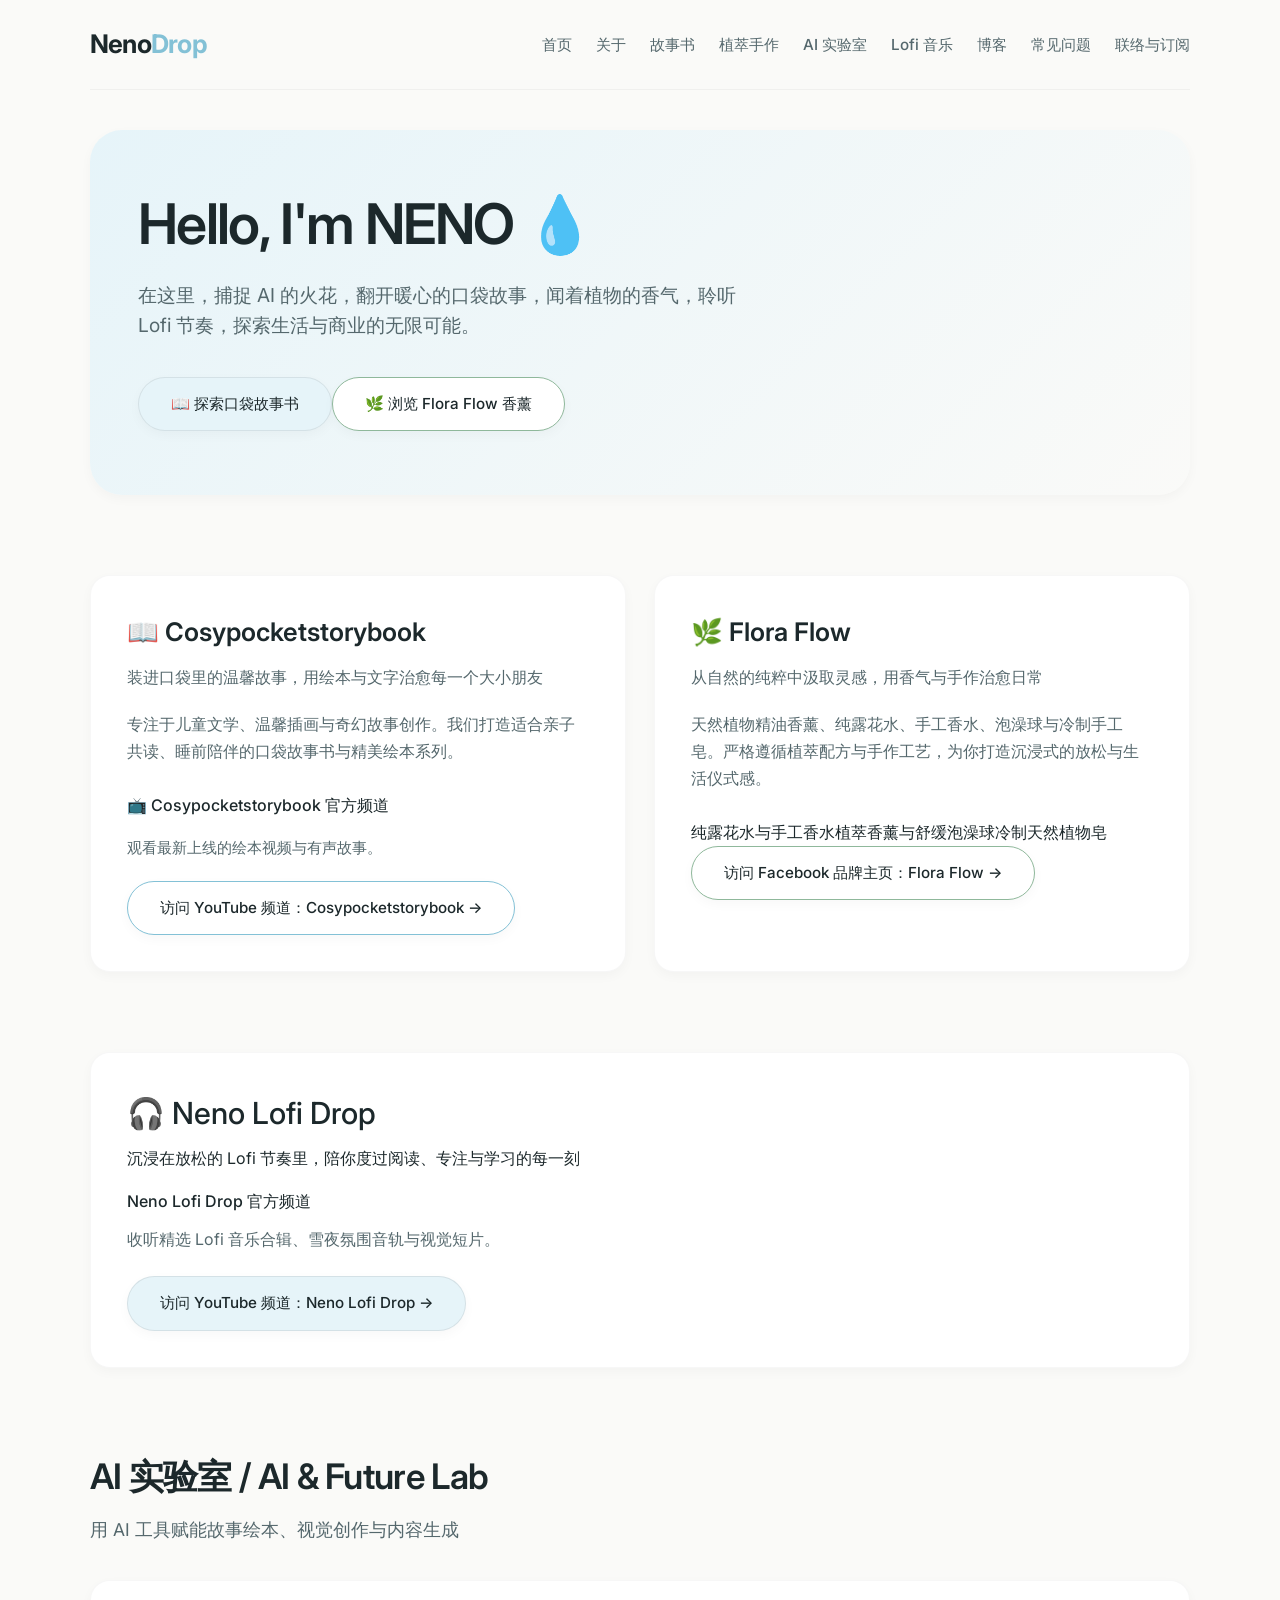
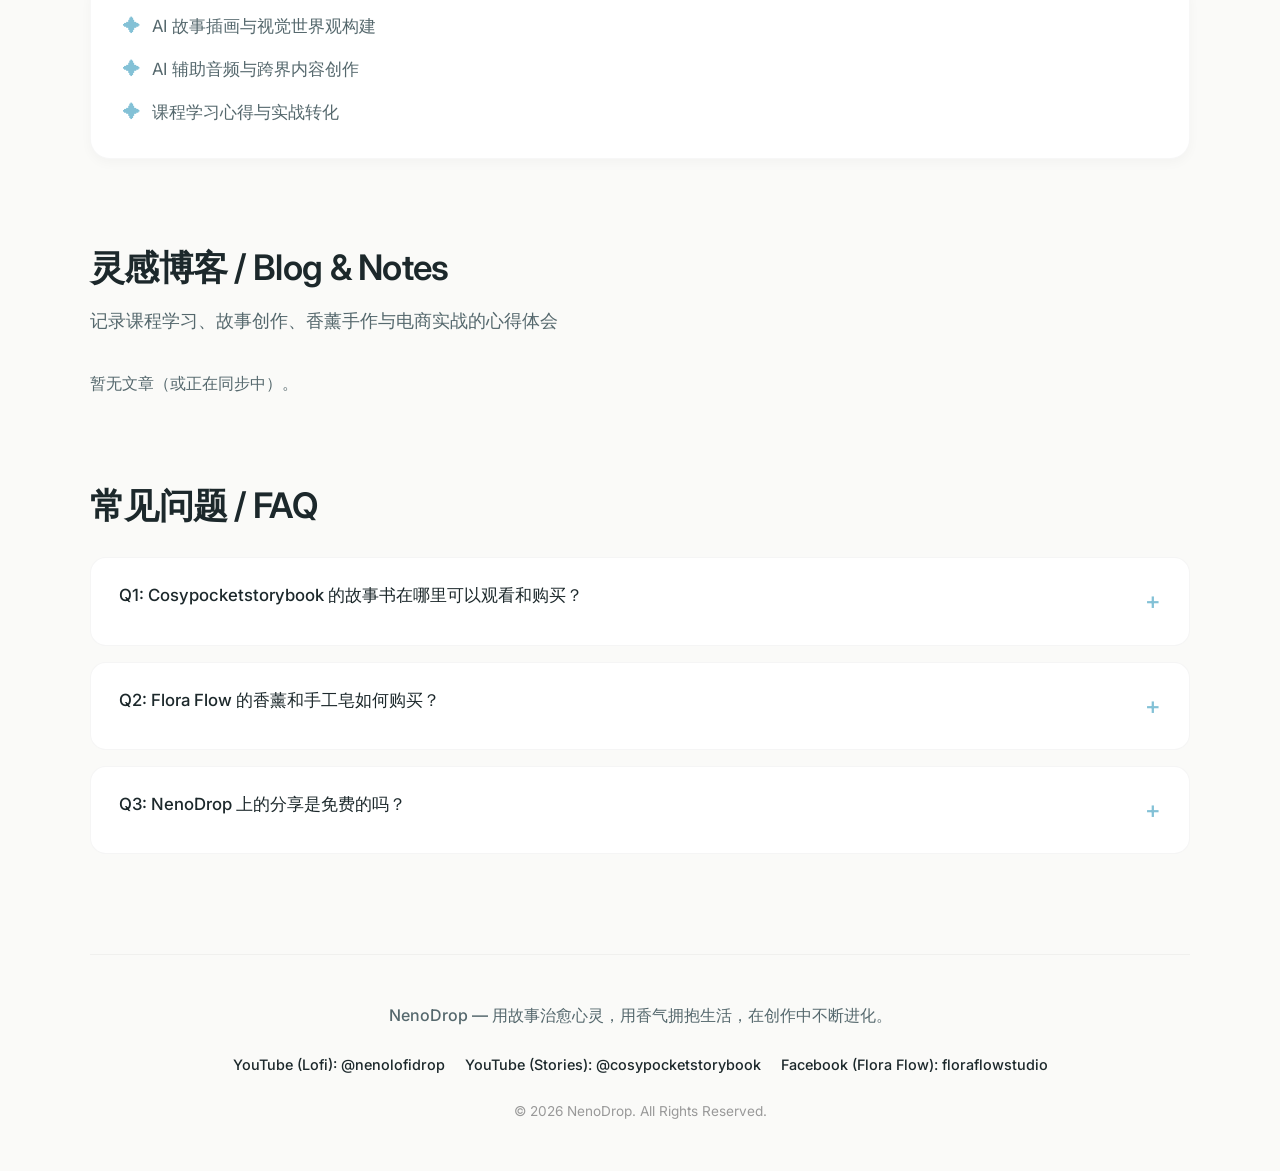
<file: index.html>
<!DOCTYPE html>
<html lang="zh-CN">
<head>
  <meta charset="UTF-8">
  <meta name="viewport" content="width=device-width, initial-scale=1.0, viewport-fit=cover">
  <title>NenoDrop · 灵感、故事与音轨降落之地</title>
  <link rel="preconnect" href="https://fonts.googleapis.com">
  <link rel="preconnect" href="https://fonts.gstatic.com" crossorigin>
  <link href="https://fonts.googleapis.com/css2?family=Inter:opsz,wght@14..32,300;14..32,400;14..32,500;14..32,600&display=swap" rel="stylesheet">
  <link rel="stylesheet" href="style.css">
</head>
<body>
  <div class="container">

    <!-- 导航栏 -->
    <nav class="navbar">
      <a href="index.html" class="logo" id="logo"></a>
      <ul class="nav-links" id="navLinks"></ul>
    </nav>

    <!-- 首屏 Hero -->
    <section class="hero" id="home">
      <div class="hero-content">
        <h1 id="heroTitle"></h1>
        <p id="heroSubtitle"></p>
        <div class="hero-actions" id="heroButtons"></div>
      </div>
    </section>

    <!-- 注意：原来的“关于”板块已经从首页删除，移到了独立的 about.html -->

    <!-- 故事书 + 植萃（双列展示） -->
    <div class="brand-grid">
      <!-- 故事书 -->
      <div class="brand-card" id="storybook">
        <h3 id="storybookTitle"></h3>
        <div class="brand-sub" id="storybookSubtitle"></div>
        <p id="storybookDesc"></p>
        <div class="card-footer">
          <div style="margin-bottom:16px;font-weight:500;" id="storybookChannelTitle"></div>
          <p style="font-size:0.95rem;margin-bottom:20px;" id="storybookChannelDesc"></p>
          <a id="storybookBtn" target="_blank" rel="noopener" class="btn" style="background:#fff;border:1.5px solid var(--water-blue-deep);"></a>
        </div>
      </div>

      <!-- 植萃 Flora Flow -->
      <div class="brand-card" id="flora">
        <h3 id="floraTitle"></h3>
        <div class="brand-sub" id="floraSubtitle"></div>
        <p id="floraDesc"></p>
        <div class="product-tags" id="floraTags"></div>
        <div class="card-footer">
          <a id="floraBtn" target="_blank" rel="noopener" class="btn" style="background:#fff;border:1.5px solid var(--plant-green-deep);"></a>
        </div>
      </div>
    </div>

    <!-- Lofi 音乐 -->
    <section id="music">
      <div class="card music-card">
        <h3 id="musicTitle" style="font-size:1.9rem;font-weight:500;margin-bottom:8px;"></h3>
        <div class="brand-sub" id="musicSubtitle" style="margin-bottom:18px;"></div>
        <div style="margin-bottom:12px;font-weight:500;" id="musicChannelTitle"></div>
        <p style="color:var(--text-soft);margin-bottom:24px;" id="musicChannelDesc"></p>
        <a id="musicBtn" target="_blank" rel="noopener" class="btn btn-primary"></a>
      </div>
    </section>

    <!-- AI 实验室 -->
    <section id="ai-lab">
      <h2 id="aiTitle"></h2>
      <div class="section-subhead" id="aiSubtitle"></div>
      <div class="card" style="padding:32px;">
        <ul class="ai-list" id="aiList"></ul>
      </div>
    </section>

    <!-- 博客（会自动从后台拉取文章） -->
    <section id="blog">
      <h2 id="blogTitle"></h2>
      <div class="section-subhead" id="blogSubtitle"></div>
      <div class="blog-list" id="blogList"></div>
    </section>

    <!-- 常见问题 FAQ -->
    <section id="faq">
      <h2 id="faqTitle"></h2>
      <div class="faq-list" id="faqList"></div>
    </section>

    <!-- 页脚 -->
    <footer id="contact">
      <div class="footer-motto" id="footerMotto"></div>
      <div class="footer-links" id="footerLinks"></div>
      <div class="copyright" id="footerCopyright"></div>
    </footer>
  </div>

  <!-- 引入配置文件、渲染脚本和后台跳转 -->
  <script src="content.js"></script>
  <script src="render.js"></script>
</body>
</html>
</file>
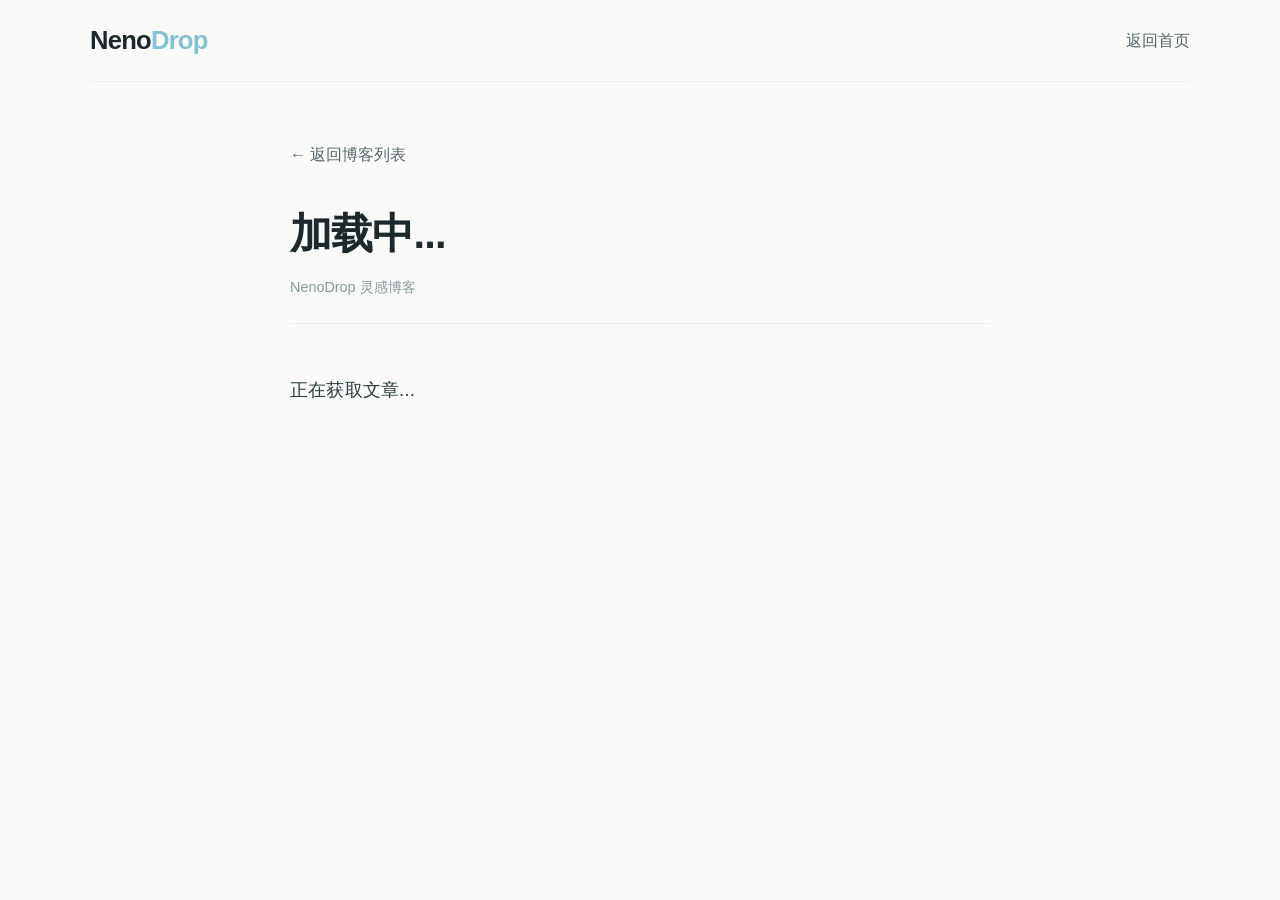
<file: article.html>
<!DOCTYPE html>
<html lang="zh-CN">
<head>
  <meta charset="UTF-8">
  <meta name="viewport" content="width=device-width, initial-scale=1.0">
  <title>阅读文章 - NenoDrop</title>
  <link rel="stylesheet" href="style.css">
  <style>
    /* 专为阅读优化的排版 */
    .article-wrapper { max-width: 740px; margin: 60px auto; padding: 0 20px; animation: fadeIn 0.6s ease; }
    .back-link { display: inline-block; color: var(--text-soft); text-decoration: none; margin-bottom: 40px; font-weight: 500; transition: color 0.2s; }
    .back-link:hover { color: var(--water-blue-deep); }
    .article-title { font-size: 2.6rem; font-weight: 700; line-height: 1.25; margin-bottom: 16px; letter-spacing: -0.02em; color: var(--text-dark); }
    .article-meta { color: #88999e; font-size: 0.9rem; margin-bottom: 48px; padding-bottom: 24px; border-bottom: 1px solid rgba(0,0,0,0.06); }
    /* 正文段落优化：极大的行高和字距，阅读极其舒适 */
    .article-content { font-size: 1.15rem; line-height: 2; color: #2b3d42; white-space: pre-wrap; letter-spacing: 0.01em; }
    @keyframes fadeIn { from { opacity: 0; transform: translateY(10px); } to { opacity: 1; transform: translateY(0); } }
    @media (max-width: 600px) { .article-title { font-size: 1.8rem; } .article-content { font-size: 1.05rem; } }
  </style>
</head>
<body>
  <div class="container">
    <nav class="navbar" style="padding: 20px 0;">
      <a href="index.html" class="logo">Neno<span>Drop</span></a>
      <a href="index.html" style="text-decoration:none; color:var(--text-soft);">返回首页</a>
    </nav>

    <div class="article-wrapper">
      <a href="index.html#blog" class="back-link">← 返回博客列表</a>
      <h1 class="article-title" id="articleTitle">加载中...</h1>
      <div class="article-meta">NenoDrop 灵感博客</div>
      <div class="article-content" id="articleBody">正在获取文章...</div>
    </div>
  </div>

  <script>
    const urlParams = new URLSearchParams(window.location.search);
    const slug = urlParams.get('slug');
    if (slug) {
      fetch(`https://api.github.com/repos/sophia88cm/nenodrop/contents/posts/${slug}.md`)
        .then(res => res.text())
        .then(text => {
          const parts = text.split('---');
          let title = "无标题", body = "";
          if (parts.length >= 3) {
            body = parts.slice(2).join('---').trim();
            parts[1].split('\n').forEach(line => {
              if(line.startsWith('title:')) title = line.replace('title:', '').trim().replace(/['"]/g, '');
            });
          } else { body = text; }
          document.getElementById('articleTitle').textContent = title;
          document.getElementById('articleBody').textContent = body;
          document.title = `${title} - NenoDrop`;
        })
        .catch(() => {
          document.getElementById('articleTitle').textContent = "加载失败";
          document.getElementById('articleBody').textContent = "文章走丢了，请返回首页重试。";
        });
    }
  </script>
</body>
</html>
</file>
<file: style.css>
* { margin:0; padding:0; box-sizing:border-box; }

:root {
  --water-blue: #e6f4f9;
  --water-blue-deep: #83c1d6;
  --plant-green: #eef6ee;
  --plant-green-deep: #8fb89b;
  --cream: #fafaf8;
  --text-dark: #1c282b;
  --text-soft: #55686d;
  --white: #ffffff;
  --shadow-sm: 0 4px 12px rgba(0,20,20,0.03);
  --shadow-hover: 0 12px 32px rgba(0,40,40,0.08);
  --radius-card: 20px;
  --radius-btn: 30px;
  --font-sans: 'Inter', -apple-system, BlinkMacSystemFont, 'PingFang SC', 'Microsoft YaHei', sans-serif;
}

html { scroll-behavior:smooth; }

body {
  font-family: var(--font-sans);
  background-color: var(--cream);
  color: var(--text-dark);
  line-height: 1.6;
  -webkit-font-smoothing: antialiased;
  padding: 0 24px;
}

.container { max-width: 1100px; margin: 0 auto; }
section { margin: 80px 0; }

h2 {
  font-size: 2.2rem; font-weight: 600; letter-spacing: -0.02em;
  margin-bottom: 12px; color: var(--text-dark);
}
.section-subhead {
  font-size: 1.1rem; color: var(--text-soft);
  margin-bottom: 36px; font-weight: 400;
}

/* 按钮升级 */
.btn {
  display: inline-flex; align-items: center; justify-content: center;
  background-color: var(--white); color: var(--text-dark);
  border: 1px solid rgba(0,0,0,0.08);
  padding: 14px 32px; border-radius: var(--radius-btn);
  font-weight: 500; font-size: 0.95rem; text-decoration: none;
  transition: all 0.3s cubic-bezier(0.2, 0.8, 0.2, 1); 
  box-shadow: var(--shadow-sm); cursor: pointer; gap: 8px;
}
.btn:hover {
  transform: translateY(-3px); box-shadow: var(--shadow-hover);
  border-color: transparent;
}
.btn-primary { background-color: var(--water-blue); }
.btn-primary:hover { background-color: var(--water-blue-deep); color: var(--white); }
.btn-outline-green { border: 1px solid var(--plant-green-deep); }
.btn-outline-green:hover { background-color: var(--plant-green-deep); color: var(--white); }

/* 导航 */
.navbar {
  display: flex; align-items: center; justify-content: space-between;
  padding: 24px 0; border-bottom: 1px solid rgba(0,0,0,0.04);
}
.logo { font-size: 1.6rem; font-weight: 700; letter-spacing: -0.03em; color: var(--text-dark); text-decoration: none; }
.logo span { color: var(--water-blue-deep); }
.nav-links { display: flex; flex-wrap: wrap; gap: 8px 24px; list-style: none; }
.nav-links a { text-decoration: none; color: var(--text-soft); font-weight: 500; font-size: 0.95rem; transition: color 0.2s; }
.nav-links a:hover { color: var(--water-blue-deep); }

/* Hero 首屏 */
.hero {
  display: flex; flex-wrap: wrap; align-items: center; gap: 32px;
  margin-top: 40px; background: linear-gradient(135deg, var(--water-blue) 0%, var(--cream) 100%);
  border-radius: 32px; padding: 64px 48px; box-shadow: var(--shadow-sm);
}
.hero h1 { font-size: 3.5rem; font-weight: 600; letter-spacing: -0.03em; line-height: 1.1; margin-bottom: 24px; }
.hero p { font-size: 1.2rem; color: var(--text-soft); margin-bottom: 36px; max-width: 600px; }

/* 标签 */
.tags { display: flex; flex-wrap: wrap; gap: 10px; margin-top: 20px; }
.tag {
  background: var(--white); border-radius: 30px; padding: 6px 16px;
  font-size: 0.85rem; font-weight: 500; color: var(--text-soft);
  border: 1px solid rgba(0,0,0,0.04);
}

/* 卡片 */
.card, .brand-card {
  background: var(--white); border-radius: var(--radius-card);
  padding: 36px; box-shadow: var(--shadow-sm);
  border: 1px solid rgba(0,0,0,0.03);
  transition: transform 0.3s cubic-bezier(0.2, 0.8, 0.2, 1), box-shadow 0.3s;
}
.card:hover, .brand-card:hover { transform: translateY(-5px); box-shadow: var(--shadow-hover); }
.brand-grid { display: grid; grid-template-columns: 1fr 1fr; gap: 28px; margin-top: 32px; }
.brand-card h3 { font-size: 1.6rem; font-weight: 600; margin-bottom: 12px; }
.brand-card .brand-sub { color: var(--text-soft); margin-bottom: 20px; font-size: 1rem; }
.brand-card p { color: var(--text-soft); margin-bottom: 28px; line-height: 1.7; }

/* AI 实验室与 FAQ 列表 */
.ai-list { display: flex; flex-direction: column; gap: 16px; list-style: none; }
.ai-list li { display: flex; align-items: flex-start; gap: 12px; font-size: 1.05rem; color: var(--text-soft); }
.ai-list li::before { content: "✦"; color: var(--water-blue-deep); font-weight: bold; }

.faq-list { display: flex; flex-direction: column; gap: 16px; margin-top: 24px; }
.faq-item { background: var(--white); border-radius: 16px; border: 1px solid rgba(0,0,0,0.04); overflow: hidden; }
.faq-question { padding: 24px 28px; font-weight: 500; font-size: 1.05rem; cursor: pointer; display: flex; justify-content: space-between; }
.faq-answer { max-height: 0; overflow: hidden; transition: all 0.3s ease; padding: 0 28px; color: var(--text-soft); }
.faq-answer p { padding-bottom: 24px; }
.faq-item.active .faq-answer { max-height: 300px; }
.faq-item.active .faq-icon { transform: rotate(45deg); }
.faq-icon { color: var(--water-blue-deep); font-size: 1.5rem; transition: transform 0.3s; }

/* 博客列表（极简高级风） */
.blog-list { display: flex; flex-direction: column; gap: 16px; margin-top: 24px; }
.blog-card {
  display: flex; align-items: center; justify-content: space-between;
  background: var(--white); border-radius: 16px; padding: 24px 32px;
  border: 1px solid rgba(0,0,0,0.03); text-decoration: none; color: var(--text-dark);
  transition: all 0.2s ease;
}
.blog-card:hover {
  background: var(--white); transform: translateX(8px);
  border-left: 4px solid var(--water-blue-deep);
  box-shadow: var(--shadow-sm);
}
.blog-card-title { font-size: 1.15rem; font-weight: 600; margin-bottom: 6px; }
.blog-card-excerpt { font-size: 0.95rem; color: var(--text-soft); line-height: 1.5; }
.blog-card-arrow { font-size: 1.2rem; color: var(--water-blue-deep); }

/* 页脚 */
footer { margin-top: 100px; padding: 48px 0; border-top: 1px solid rgba(0,0,0,0.04); text-align: center; }
.footer-motto { font-size: 1rem; color: var(--text-soft); margin-bottom: 24px; font-weight: 500; }
.footer-links { display: flex; justify-content: center; flex-wrap: wrap; gap: 20px; margin-bottom: 24px; }
.footer-links a { text-decoration: none; color: var(--text-dark); font-weight: 500; font-size: 0.9rem; border-bottom: 1px solid transparent; }
.footer-links a:hover { border-bottom-color: var(--water-blue-deep); }
.copyright { font-size: 0.85rem; color: #999; }

@media (max-width: 768px) {
  .brand-grid { grid-template-columns: 1fr; }
  .hero { padding: 40px 24px; }
  .hero h1 { font-size: 2.4rem; }
  .nav-links { display: none; /* 手机端隐藏复杂导航，保持极简 */ }
}
</file>
